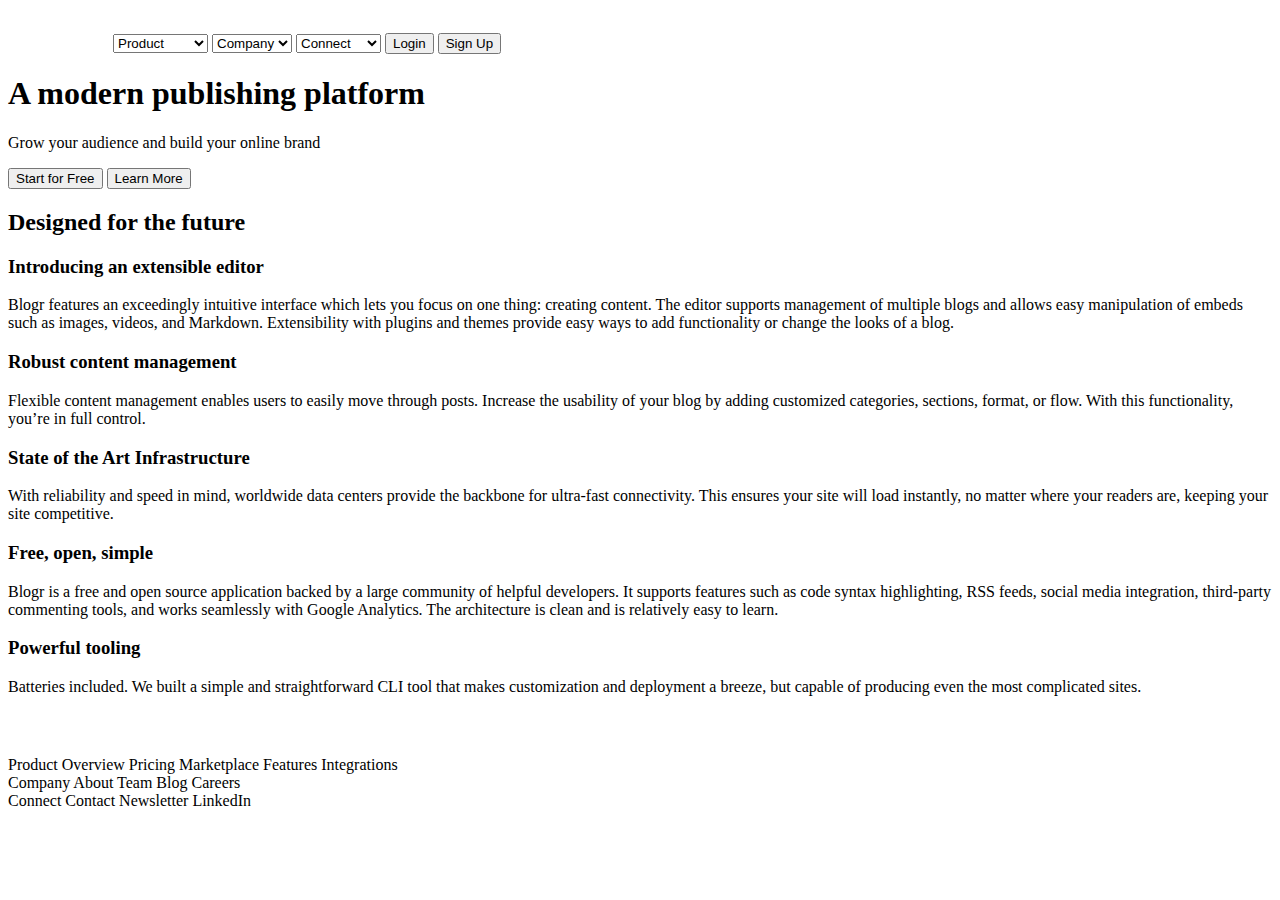
<file: Blogr landing page/index.html>
<!DOCTYPE html>
<html lang="en">

<head>
  <meta charset="UTF-8">
  <meta name="viewport" content="width=device-width, initial-scale=1.0">
  <!-- displays site properly based on user's device -->

  <link rel="icon" type="image/png" sizes="32x32" href="./images/favicon-32x32.png">
  <link re="stylesheet" href="styles.css">
  <title>Frontend Mentor | [Blogr]</title>


  <img src="images/logo.svg" alt="Blogr logo at the heading">
  <select name="Product">
    <option selected="selected">Product</option>

    <option>Overview</option>
    <option>Pricing</option>
    <option>Marketplace</option>
    <option>Features</option>
    <option>Integrations</option>
  </select>

  <select name="Company">
    <option selected="selected">Company</option>

    <option>About</option>
    <option>Team</option>
    <option>Blog</option>
    <option>Careers</option>
  </select>

  <select name="Connect">
    <option selected="selected">Connect</option>

    <option>Contact</option>
    <option>Newsletter</option>
    <option>LinkedIn</option>
  </select>

  <button id="loginButton">Login</button>
  <button id="signUpButton">Sign Up</button>

  <h1>A modern publishing platform</h1>
  <p>Grow your audience and build your online brand</p>

  <button id="startButton">Start for Free</button>
  <button id="learnButton">Learn More</button>

</head>

<body>
  <h2>Designed for the future</h2>

  <h3>Introducing an extensible editor</h3>
  <p>Blogr features an exceedingly intuitive interface which lets you focus on one thing: creating content.
    The editor supports management of multiple blogs and allows easy manipulation of embeds such as images,
    videos, and Markdown. Extensibility with plugins and themes provide easy ways to add functionality or
    change the looks of a blog.</p>

  <h3>Robust content management</h3>
  <p>Flexible content management enables users to easily move through posts. Increase the usability of your blog
    by adding customized categories, sections, format, or flow. With this functionality, you’re in full control.</p>

  <h3>State of the Art Infrastructure</h3>
  <p>With reliability and speed in mind, worldwide data centers provide the backbone for ultra-fast connectivity.
    This ensures your site will load instantly, no matter where your readers are, keeping your site competitive.</p>

  <h3>Free, open, simple</h3>
  <p>Blogr is a free and open source application backed by a large community of helpful developers. It supports
    features such as code syntax highlighting, RSS feeds, social media integration, third-party commenting tools,
    and works seamlessly with Google Analytics. The architecture is clean and is relatively easy to learn.</p>

  <h3>Powerful tooling</h3>
  <p>Batteries included. We built a simple and straightforward CLI tool that makes customization and deployment a
    breeze,
    but
    capable of producing even the most complicated sites.</p>
</body>
<footer>
  <img src="images/logo.svg" alt="Blogr logo in footer">
  <nav>Product

    Overview
    Pricing
    Marketplace
    Features
    Integrations
  </nav>
  <nav>
    Company

    About
    Team
    Blog
    Careers
  </nav>
  <nav>
    Connect

    Contact
    Newsletter
    LinkedIn
  </nav>
</footer>

</html>
</file>
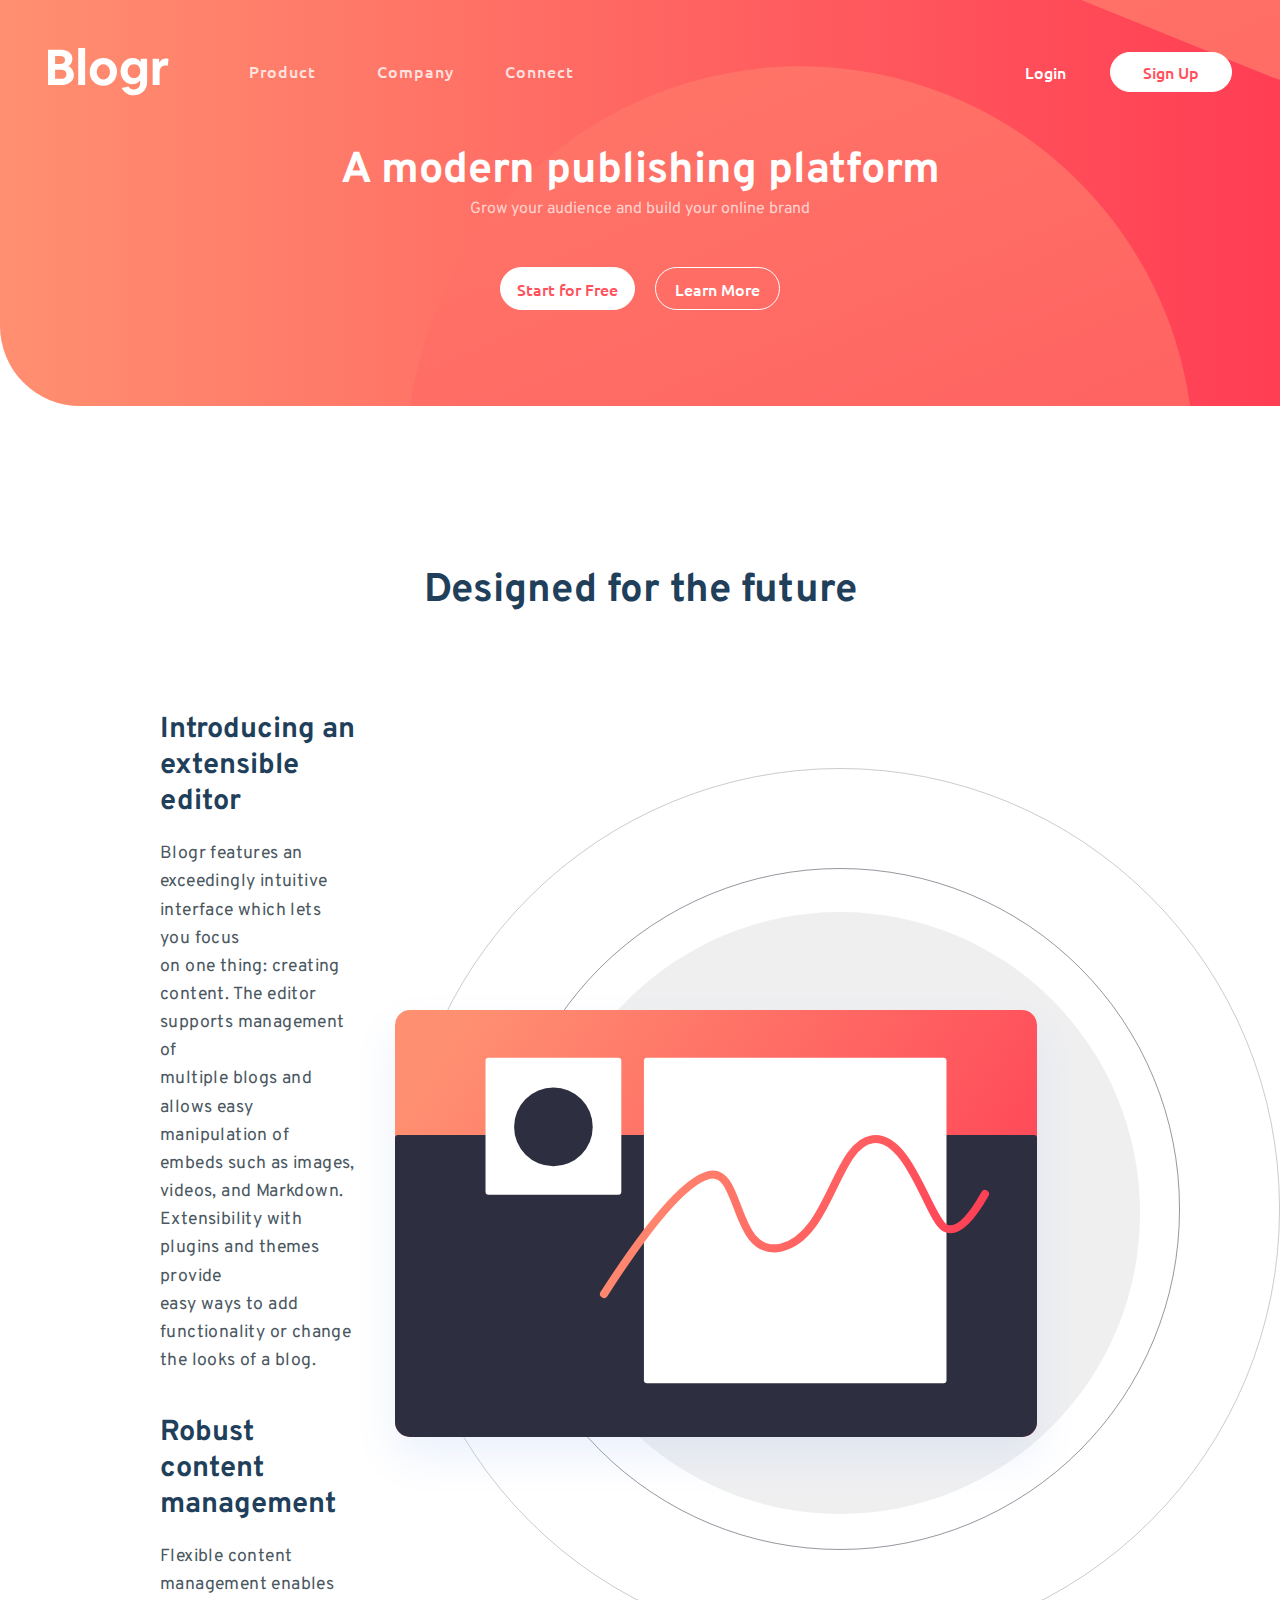
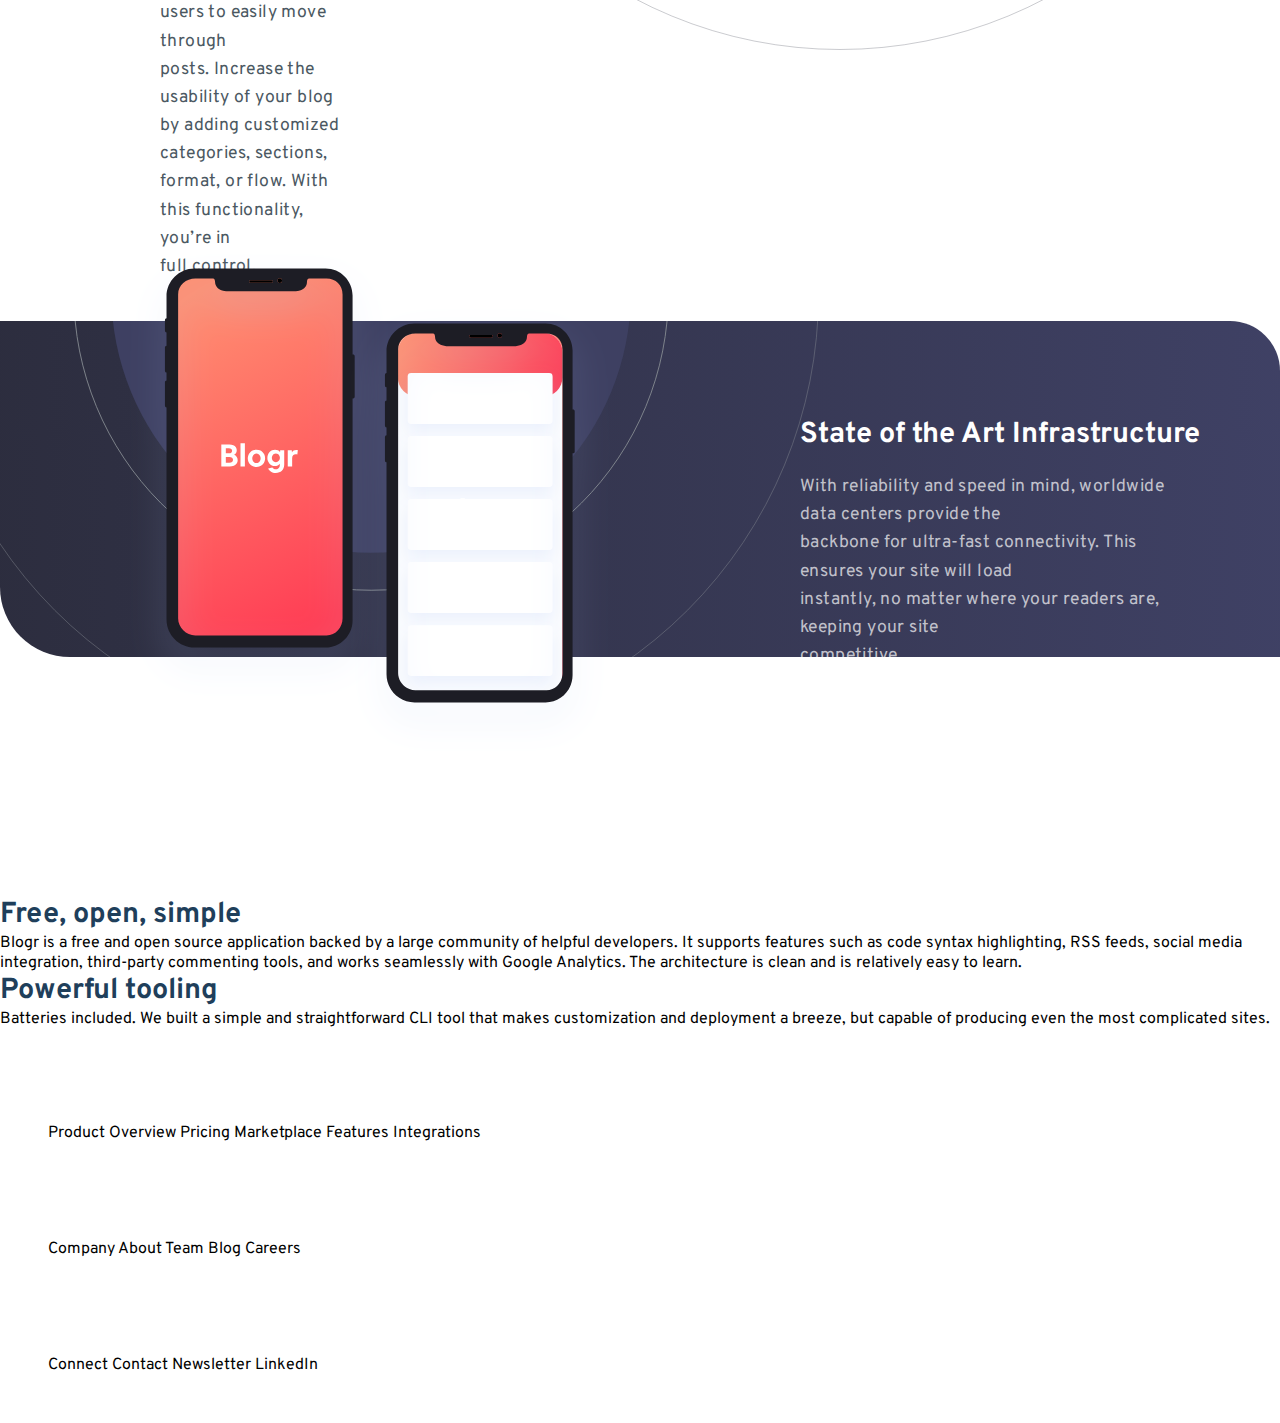
<file: Blogr-landing-page/index.html>
<!DOCTYPE html>
<html lang="en">

<head>
  <meta charset="UTF-8">
  <meta name="viewport" content="width=device-width, initial-scale=1.0">
  <!-- displays site properly based on user's device -->

  <link rel="icon" type="image/png" sizes="32x32" href="./images/favicon-32x32.png">
  <link rel="stylesheet" href="styles.css">
  <title>Frontend Mentor | [Blogr]</title>

</head>

<body>
  <header>
    <nav>
      <img id="logo" src="images/logo.svg" alt="Blogr logo at the heading">

      <div class="select">
        <select name="Product">
          <option selected="selected">Product</option>

          <option>Overview</option>
          <option>Pricing</option>
          <option>Marketplace</option>
          <option>Features</option>
          <option>Integrations</option>
        </select>
        <span class="focus"></span>
      </div>
      <div class="select">
        <select name="Company">
          <option selected="selected">Company</option>

          <option>About</option>
          <option>Team</option>
          <option>Blog</option>
          <option>Careers</option>
        </select>
        <span class="focus"></span>

      </div>
      <div class="select">
        <select name="Connect">
          <option selected="selected">Connect</option>
          <option>Contact</option>
          <option>Newsletter</option>
          <option>LinkedIn</option>
        </select>
        <span class="focus"></span>

      </div>
      <div id="authButtons">
        <button id="loginButton">Login</button>
        <button id="signUpButton">Sign Up</button>
      </div>
    </nav>
    <section>
      <h1>A modern publishing platform</h1>
      <p>Grow your audience and build your online brand</p>
      <div id="learnButtons">
        <button id="startButton">Start for Free</button>
        <button id="learnMoreButton">Learn More</button>

    </section>
  </header>

  <main>
    <h2>Designed for the future</h2>
    <section id="editorSection">
      <article>
        <h3>Introducing an extensible editor</h3><br>
        <p>Blogr features an exceedingly intuitive interface which lets you focus<br> on one thing: creating content.
          The editor supports management of<br> multiple blogs and allows easy manipulation of embeds such as
          images,<br>
          videos, and Markdown. Extensibility with plugins and themes provide<br> easy ways to add functionality or
          change the looks of a blog.</p>
        <br><br>
        <h3>Robust content management</h3><br>
        <p>Flexible content management enables users to easily move through<br> posts. Increase the usability of your
          blog
          by adding customized<br> categories, sections, format, or flow. With this functionality, you’re in<br> full
          control.
        </p>
      </article>
      <img class="editorImage" src="images/illustration-editor-desktop.svg">
    </section>
    <div id="empty">
      <img src="images/illustration-phones.svg" alt="phones illustration">
    </div>
    <section id="phonesSection">
      <article>
        <h3>State of the Art Infrastructure</h3><br>
        <p>With reliability and speed in mind, worldwide data centers provide the<br> backbone for ultra-fast
          connectivity.
          This ensures your site will load<br> instantly, no matter where your readers are, keeping your site<br>
          competitive.
        </p>
      </article>
    </section>
    <h3>Free, open, simple</h3>
    <p>Blogr is a free and open source application backed by a large community of helpful developers. It supports
      features such as code syntax highlighting, RSS feeds, social media integration, third-party commenting tools,
      and works seamlessly with Google Analytics. The architecture is clean and is relatively easy to learn.</p>

    <h3>Powerful tooling</h3>
    <p>Batteries included. We built a simple and straightforward CLI tool that makes customization and deployment a
      breeze,
      but
      capable of producing even the most complicated sites.</p>
  </main>
</body>
<footer>
  <img src="images/logo.svg" alt="Blogr logo in footer">
  <nav>Product

    Overview
    Pricing
    Marketplace
    Features
    Integrations
  </nav>
  <nav>
    Company

    About
    Team
    Blog
    Careers
  </nav>
  <nav>
    Connect

    Contact
    Newsletter
    LinkedIn
  </nav>
</footer>

</html>
</file>
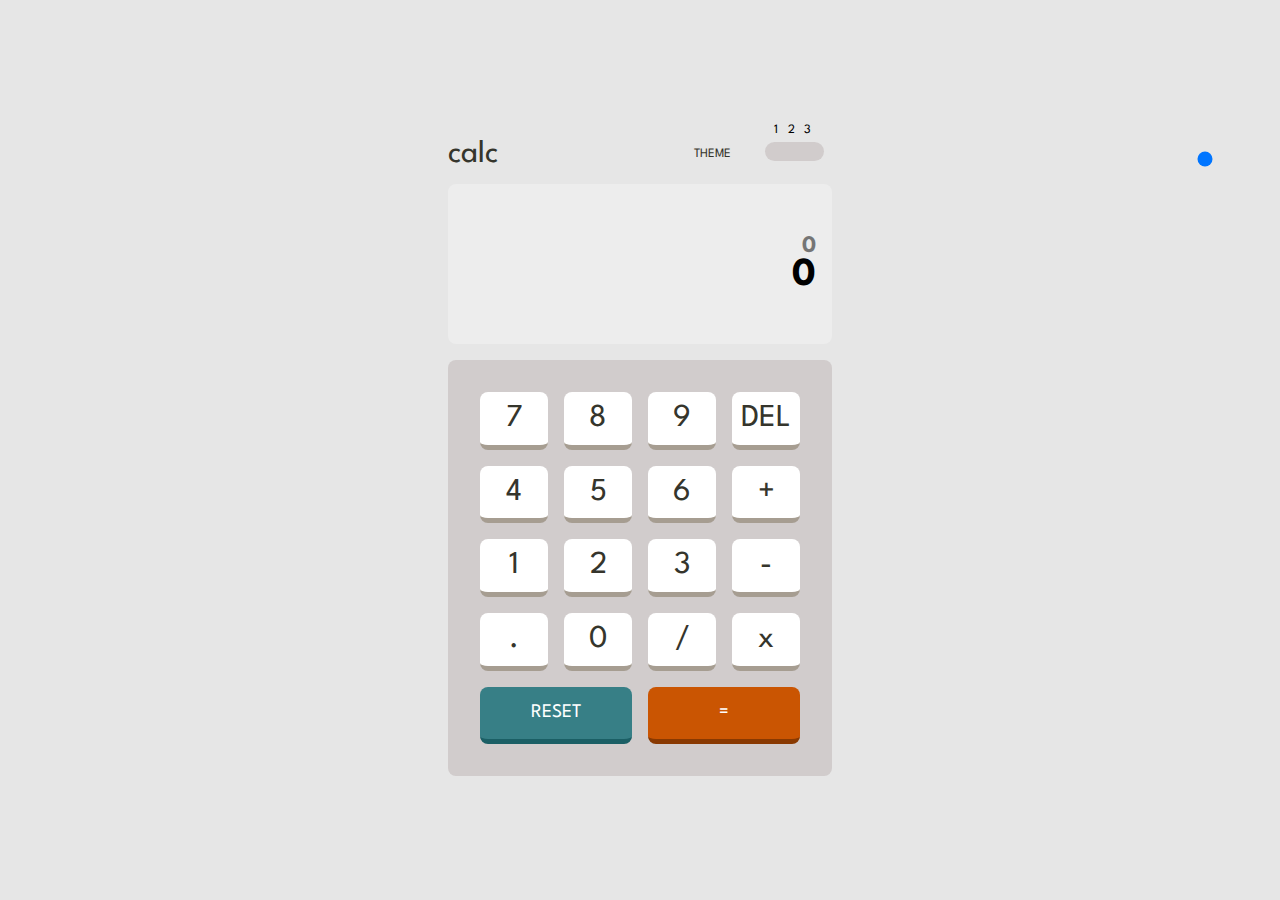
<file: calculator-app-main/index.html>
<!DOCTYPE html>
<html lang="en">
	<head>
		<meta charset="UTF-8" />
		<meta name="viewport" content="width=device-width, initial-scale=1.0" />
		<!-- displays site properly based on user's device -->
		<link rel="stylesheet" href="main.css" />
		<link
			rel="icon"
			type="image/png"
			sizes="32x32"
			href="./images/favicon-32x32.png"
		/>
		<title>Frontend Mentor | Calculator app</title>
	</head>
	<body>
		<header>
			<abbr>calc</abbr>
			<nav>
				<p id="theme">THEME</p>
				<div id="rangeText">
					<p>1 2 3</p>
					<label>
						<input
							type="range"
							min="1"
							max="3"
							step="1"
							value="3"
							id="themeSelector"
						/>
					</label>
				</div>
			</nav>
		</header>
		<section role="main" class="output">
			<h2>0</h2>
			<h1>0</h1>
		</section>
		<main>
			<div class="calculator">
				<button class="num">7</button>
				<button class="num">8</button>
				<button class="num">9</button>
				<button class="delete" onclick="deleteNum();">DEL</button>
				<button class="num">4</button>
				<button class="num">5</button>
				<button class="num">6</button>
				<button class="operate" onclick="operation('+');">+</button>
				<button class="num">1</button>
				<button class="num">2</button>
				<button class="num">3</button>
				<button class="operate">-</button>
				<button class="num">.</button>
				<button class="num">0</button>
				<button class="operate" onclick="operation('/');">/</button>
				<button class="operate" onclick="operation('*');">x</button>
				<button id="RESET" onclick="reset();">RESET</button>
				<button id="result" onclick="result();">=</button>
			</div>
		</main>
		<script src="index.js"></script>
	</body>
</html>
</file>
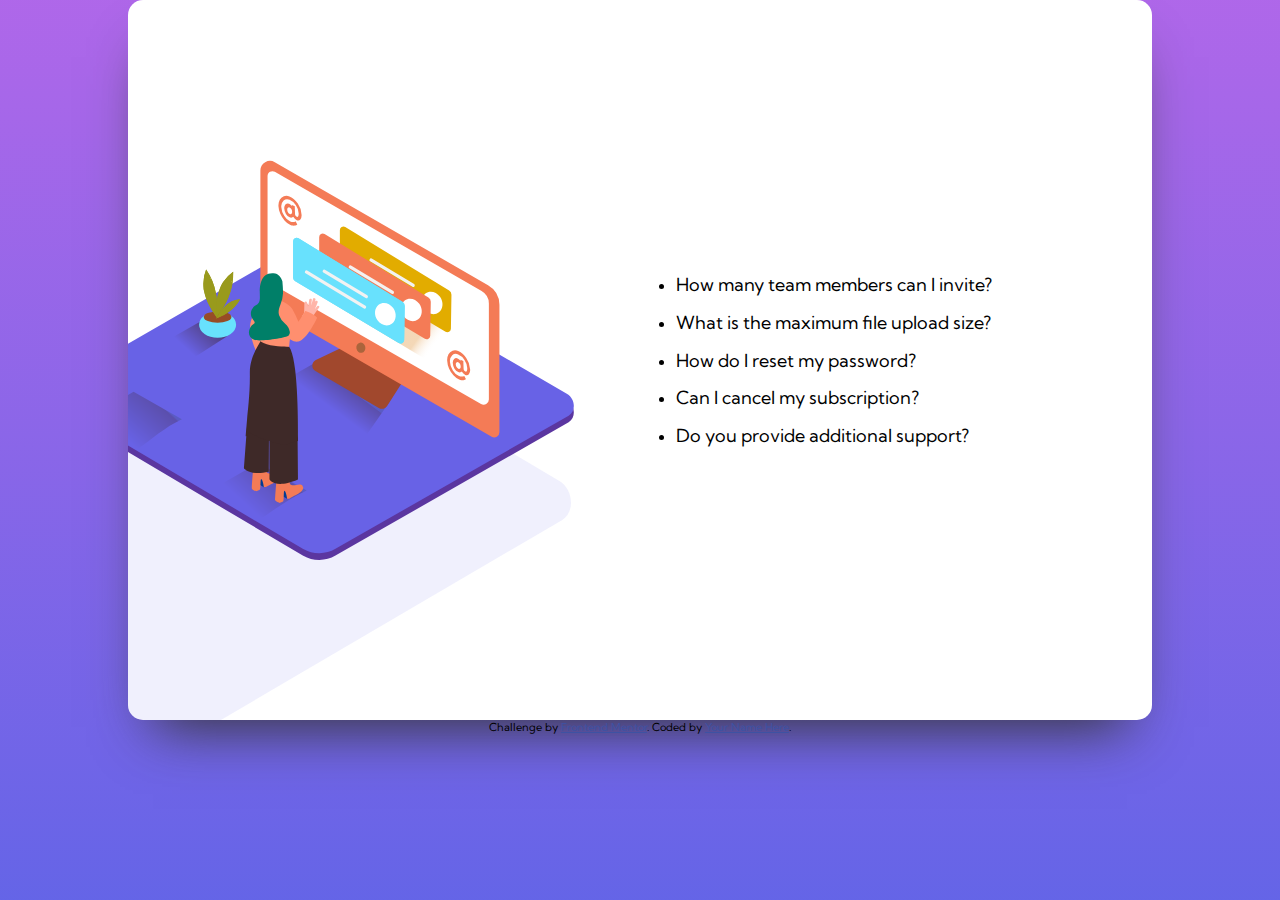
<file: faq-accordion-card-main/index.html>
<!DOCTYPE html>
<html lang="en">
<head>
  <meta charset="UTF-8">
  <meta name="viewport" content="width=device-width, initial-scale=1.0"> <!-- displays site properly based on user's device -->

  <link rel="icon" type="image/png" sizes="32x32" href="./images/favicon-32x32.png">
  <link rel="stylesheet" href = "css/main.css">
  <title>Frontend Mentor | FAQ Accordion Card</title>
  
  <!-- Feel free to remove these styles or customise in your own stylesheet 👍 -->
  <style>
    .attribution { font-size: 11px; text-align: center; }
    .attribution a { color: hsl(228, 45%, 44%); }
    </style>
</head>
<body>
  <div class = "container">
    <picture class = "woman">
      <source media="(min-width:768px)" srcset = "images/illustration-woman-online-desktop.svg">
      <img src ="images/illustration-woman-online-mobile.svg">
    </picture>
    <picture class = "pattern">
      <source media="(min-wdith:768px)" srcset = "images/bg-pattern-desktop.svg">
      <img src="images/bg-pattern-mobile.svg">
    </picture>
    <div id = "question">
      <ul>
      <li class = "title"><h2>How many team members can I invite?</h2></li>
      <ul id = "paragraph"><li>You can invite up to 2 additional users on the Free plan. There is no limit on 
        team members for the Premium plan.</li></ul>
        
        <li class = "title"><h2>What is the maximum file upload size?</h2></li>
        <ul id = "paragraph"><li>YouNo more than 2GB. All files in your account must fit your allotted storage space.</li></ul>
        
        <li class = "title"><h2>How do I reset my password?</h2></li>
        <ul id = "paragraph"><li>Click “Forgot password” from the login page or “Change password” from your profile page.
          A reset link will be emailed to you.</li></ul>
          
          <li class = "title"><h2>Can I cancel my subscription?</h2></li>
          <ul id = "paragraph"><li>Yes! Send us a message and we’ll process your request no questions asked.</li></ul>
          
          <li class = "title"><h2>Do you provide additional support?</h2></li>
          <ul id = "paragraph"><li>Chat and email support is available 24/7. Phone lines are open during normal business hours.</li></ul>
        </ul>
      </div>
  </div>
      <div class="attribution">
        Challenge by <a href="https://www.frontendmentor.io?ref=challenge" target="_blank">Frontend Mentor</a>. 
        Coded by <a href="#">Your Name Here</a>.
      </div>
      <script src="scripts/main.js"></script>
    </body>
    </html>
</file>
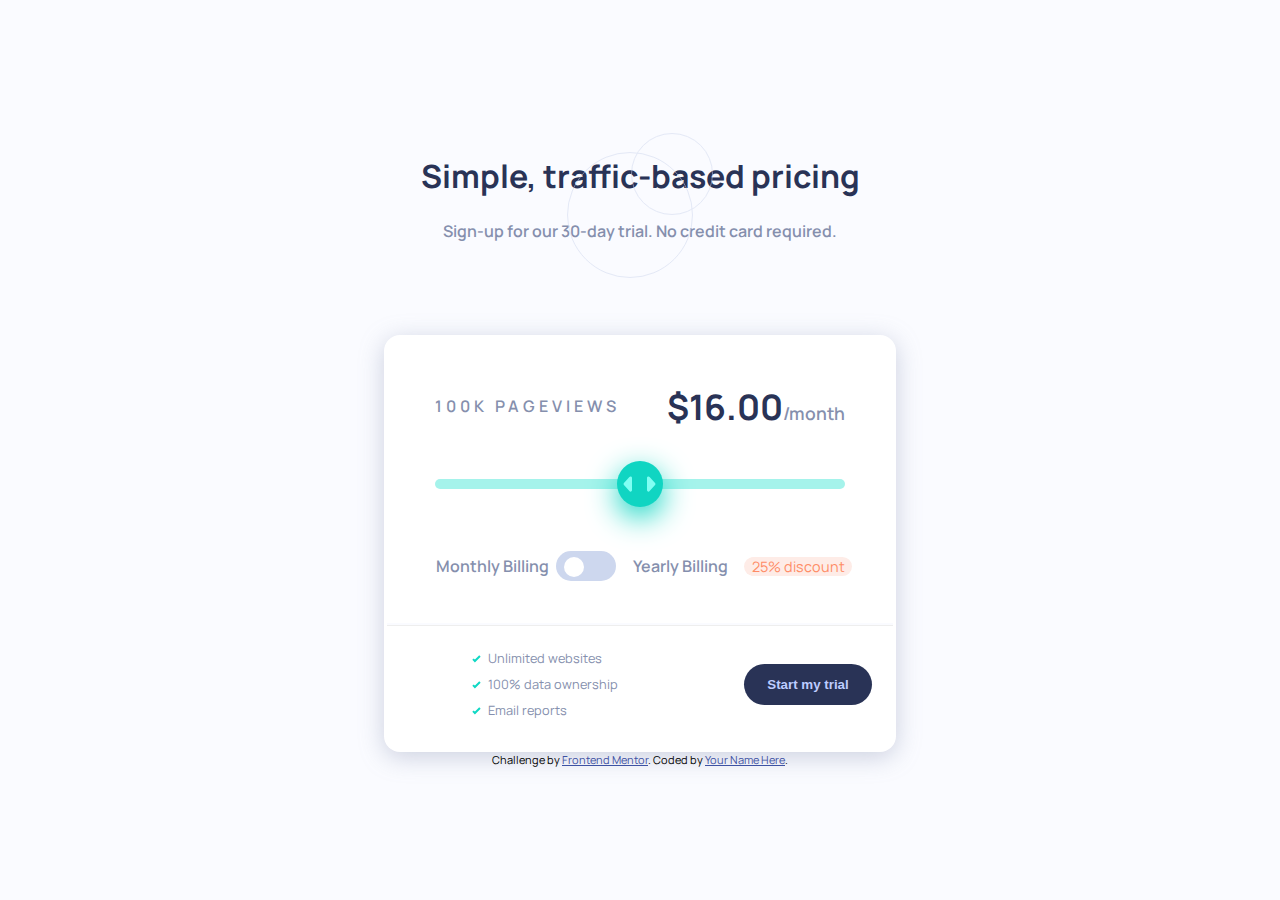
<file: interactive-pricing-component-main/index.html>
<!DOCTYPE html>
<html lang="en">
	<head>
		<meta charset="UTF-8" />
		<meta name="viewport" content="width=device-width, initial-scale=1.0" />
		<!-- displays site properly based on user's device -->
		<link rel="stylesheet" href="index.css" />
		<link
			rel="icon"
			type="image/png"
			sizes="32x32"
			href="./images/favicon-32x32.png"
		/>

		<title>Frontend Mentor | Interactive pricing component</title>

		<!-- Feel free to remove these styles or customise in your own stylesheet 👍 -->
		<style>
			.attribution {
				font-size: 11px;
				text-align: center;
			}
			.attribution a {
				color: hsl(228, 45%, 44%);
			}
		</style>
	</head>
	<body>
		<div class="header">
			<div class="circles">
				<img src="images/pattern-circles.svg" alt="circles" />
			</div>
			<h1>Simple, traffic-based pricing</h1>
			<h2>Sign-up for our 30-day trial. No credit card required.</h2>
		</div>
		<div class="card">
			<div class="pageCost">
				<div id="pageviews">
					<h2>100K Pageviews</h2>
				</div>
				<div id="cost">
					<h2><span id="priceSpan">16$</span>/month</h2>
				</div>
			</div>
			<input type="range" id="sliderRange" min="0" max="100" value="50" />
			<div class="bill">
				<h2>Monthly Billing</h2>
				<label class="switch">
					<input type="checkbox" />
					<span class="slider round"></span>
				</label>
				<h2>Yearly Billing</h2>
				<span id="discount"></span>
			</div>
			<hr />
			<div class="underSection">
				<ul>
					<li>Unlimited websites</li>
					<li>100% data ownership</li>
					<li>Email reports</li>
				</ul>
				<button id="trial">Start my trial</button>
			</div>
		</div>
		<div class="attribution">
			Challenge by
			<a
				href="https://www.frontendmentor.io?ref=challenge"
				target="_blank"
				>Frontend Mentor</a
			>. Coded by <a href="#">Your Name Here</a>.
		</div>
		<script src="index.js"></script>
	</body>
</html>
</file>
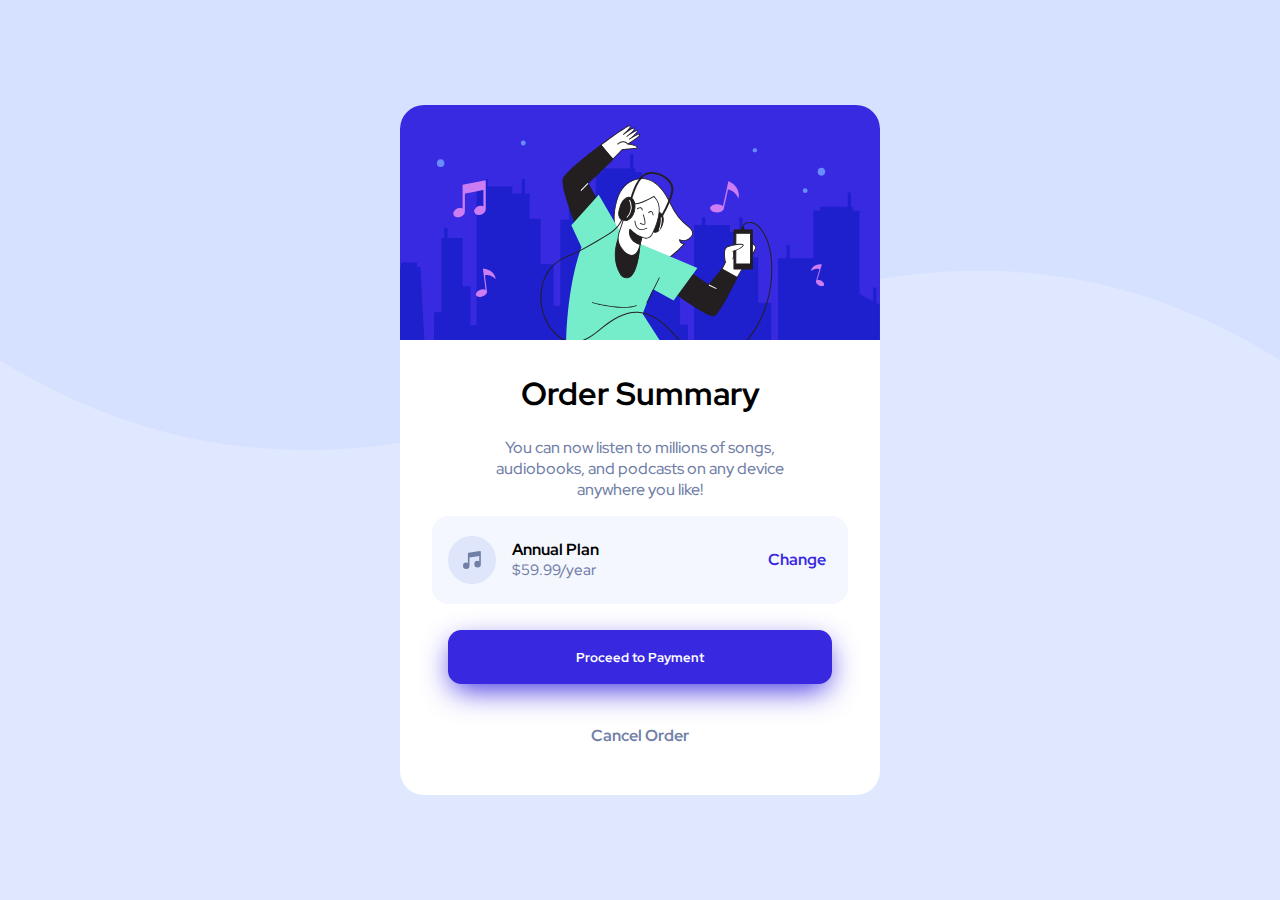
<file: order-summary-component-main/index.html>
<!DOCTYPE html>
<html lang="en">

<head>
  <meta charset="UTF-8" />
  <meta name="viewport" content="width=device-width, initial-scale=1.0" />
  <!-- displays site properly based on user's device -->
  <link rel="stylesheet" href="index.css" />
  <link rel="icon" type="image/png" sizes="32x32" href="./images/favicon-32x32.png" />

  <title>Frontend Mentor | Order summary card</title>
</head>

<body>
  <main>
    <img src="images/illustration-hero.svg" alt="main illustration">
    <h1>Order Summary</h1>
    <p>
      You can now listen to millions of songs, audiobooks, and
      podcasts on any device anywhere you like!
    </p>
    <article>
      <img src="images/icon-music.svg" alt="music icon">
      <div>
        <h2>Annual Plan</h2>
        <p>$59.99/year</p>
      </div>
      <button id="change">Change</button>
    </article>
    <button id="payment">Proceed to Payment</button>
    <button id="cencel">Cancel Order</button>
  </main>

</body>

</html>
</file>
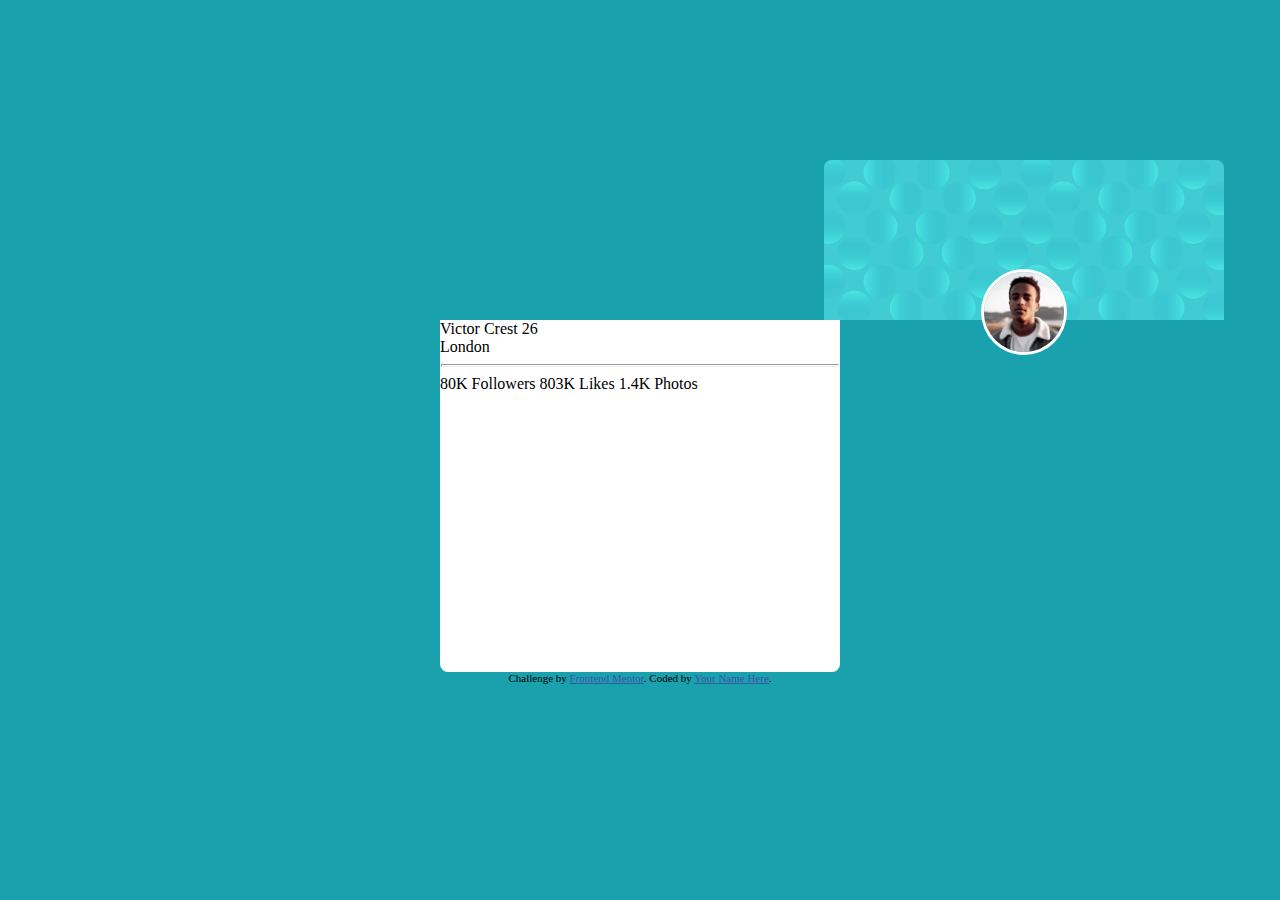
<file: profile-card-component-main/index.html>
<!DOCTYPE html>
<html lang="en">
<head>
  <meta charset="UTF-8">
  <meta name="viewport" content="width=device-width, initial-scale=1.0"> <!-- displays site properly based on user's device -->
  <link rel="stylesheet" href = "css/styles.css">
  <link rel="icon" type="image/png" sizes="32x32" href="./images/favicon-32x32.png">
  
  <title>Frontend Mentor | Profile card component</title>

  <!-- Feel free to remove these styles or customise in your own stylesheet 👍 -->
  <style>
    .attribution { font-size: 11px; text-align: center; }
    .attribution a { color: hsl(228, 45%, 44%); }
  </style>
</head>
<body>
  <img src = "images/bg-pattern-top.svg">
  <img src = "images/bg-pattern-bottom.svg">
  <img src = "images/bg-pattern-card.svg">
  <img src = "images/image-victor.jpg">
  <div class = "card">
    <div id = "bio">
  Victor Crest
  26
  <br>London
  </div>
  <hr style="text-align: center;width:99%;height:1px;">
  <div id = "amount">
  80K
  Followers

  803K
  Likes

  1.4K
  Photos
  </div>
  </div>
  <div class="attribution">
    Challenge by <a href="https://www.frontendmentor.io?ref=challenge" target="_blank">Frontend Mentor</a>. 
    Coded by <a href="#">Your Name Here</a>.
  </div>
</body>
</html>
</file>
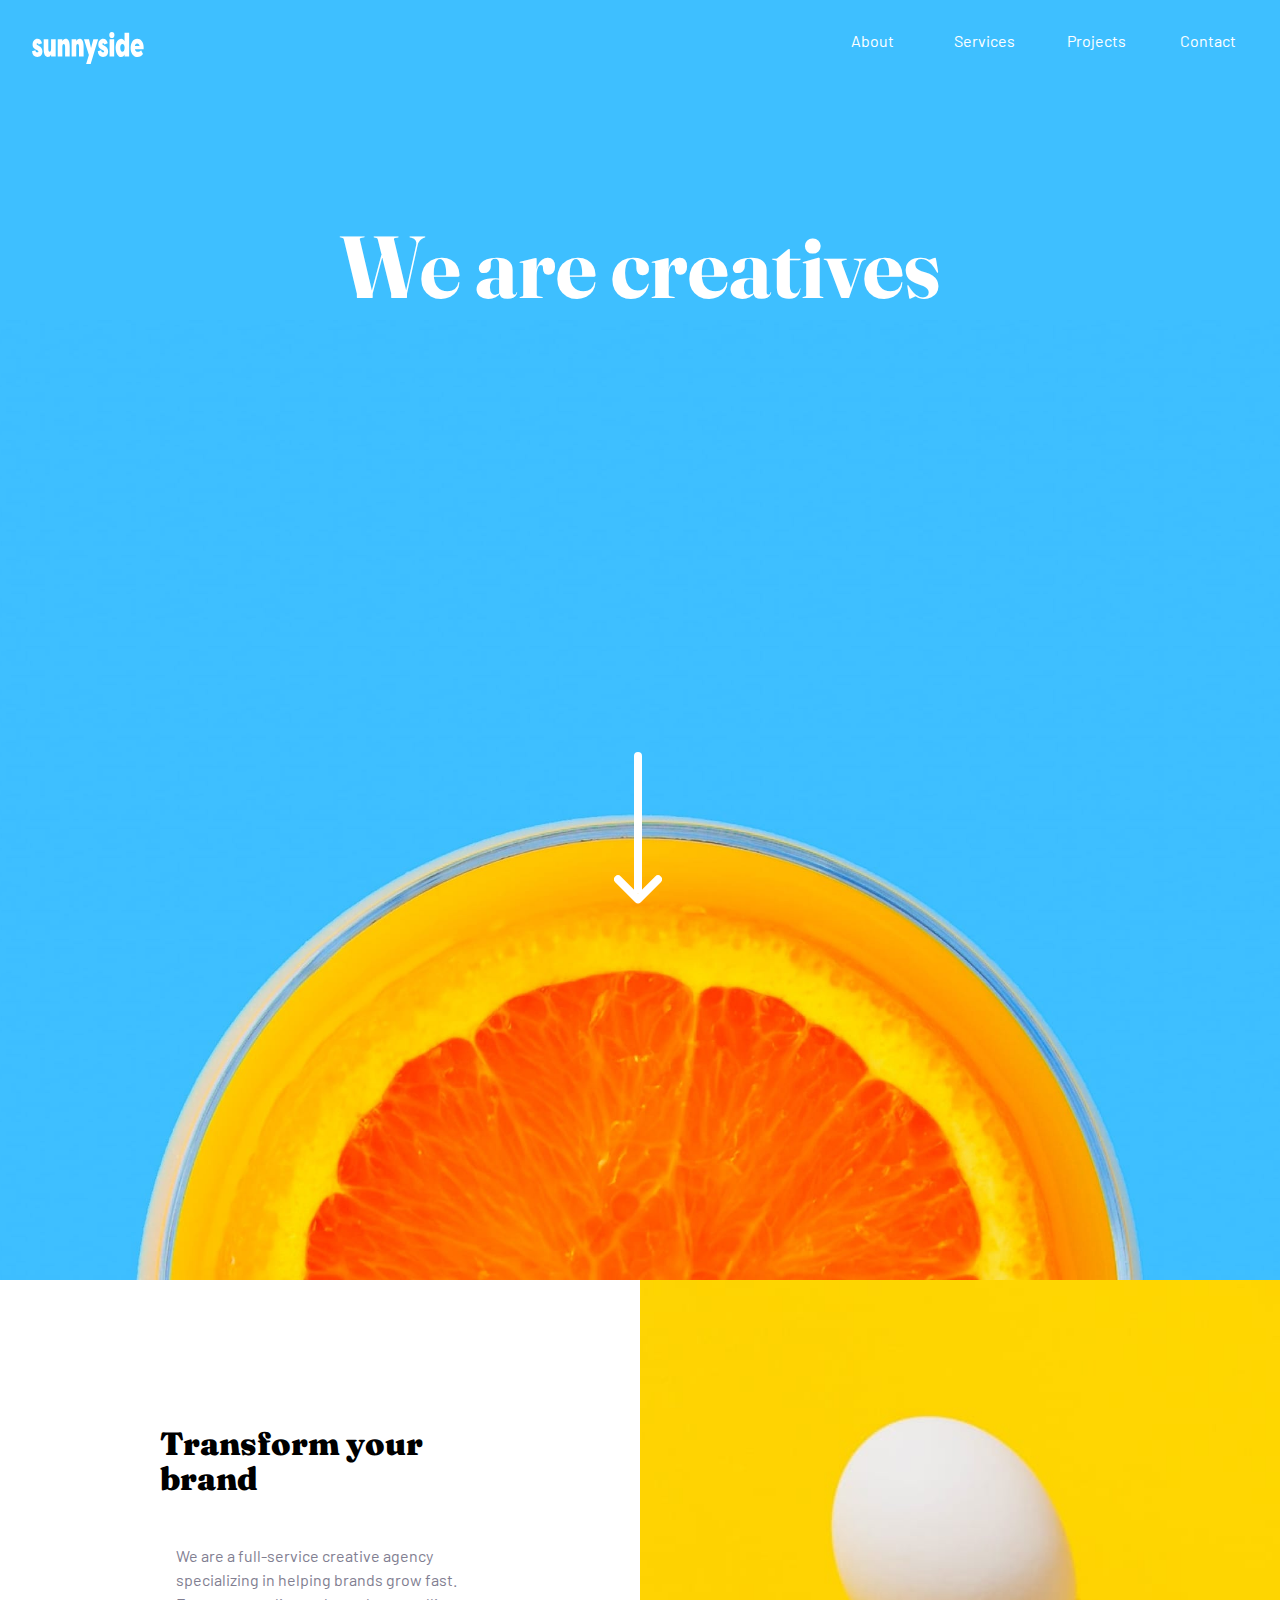
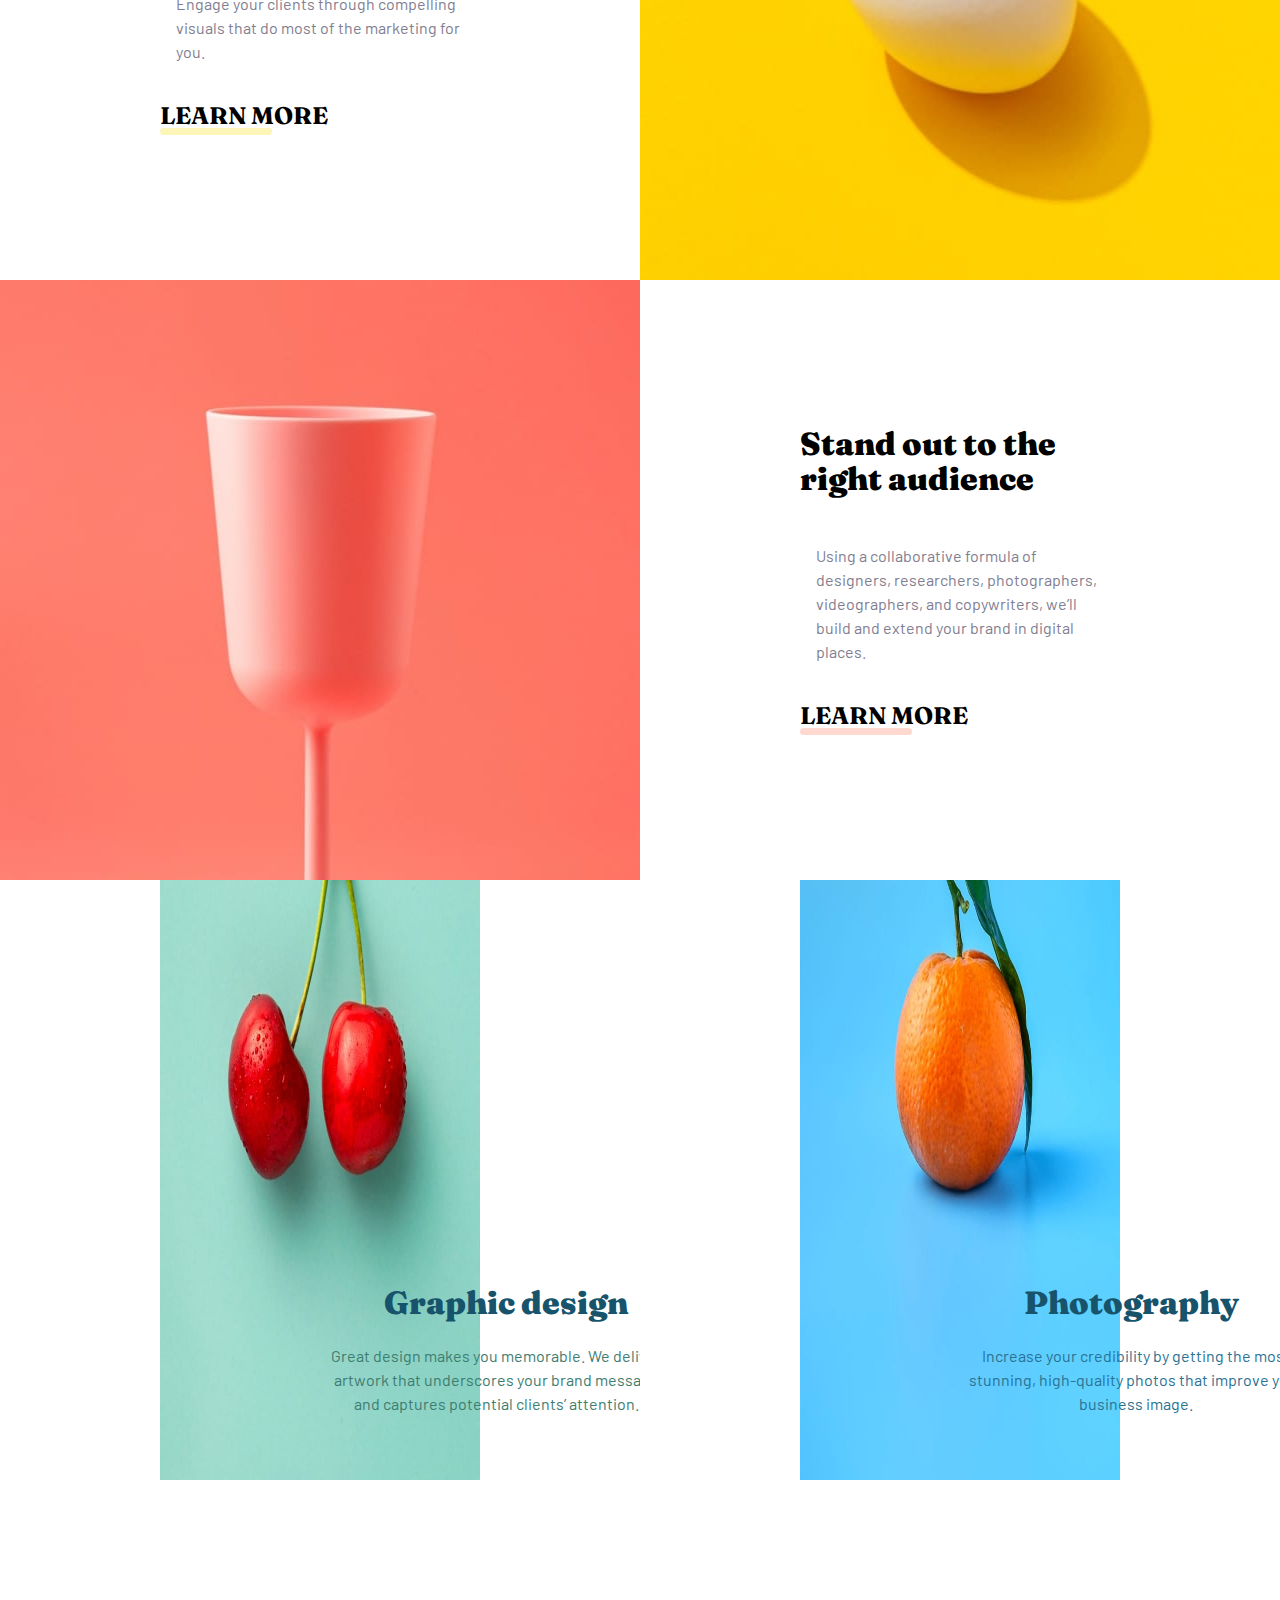
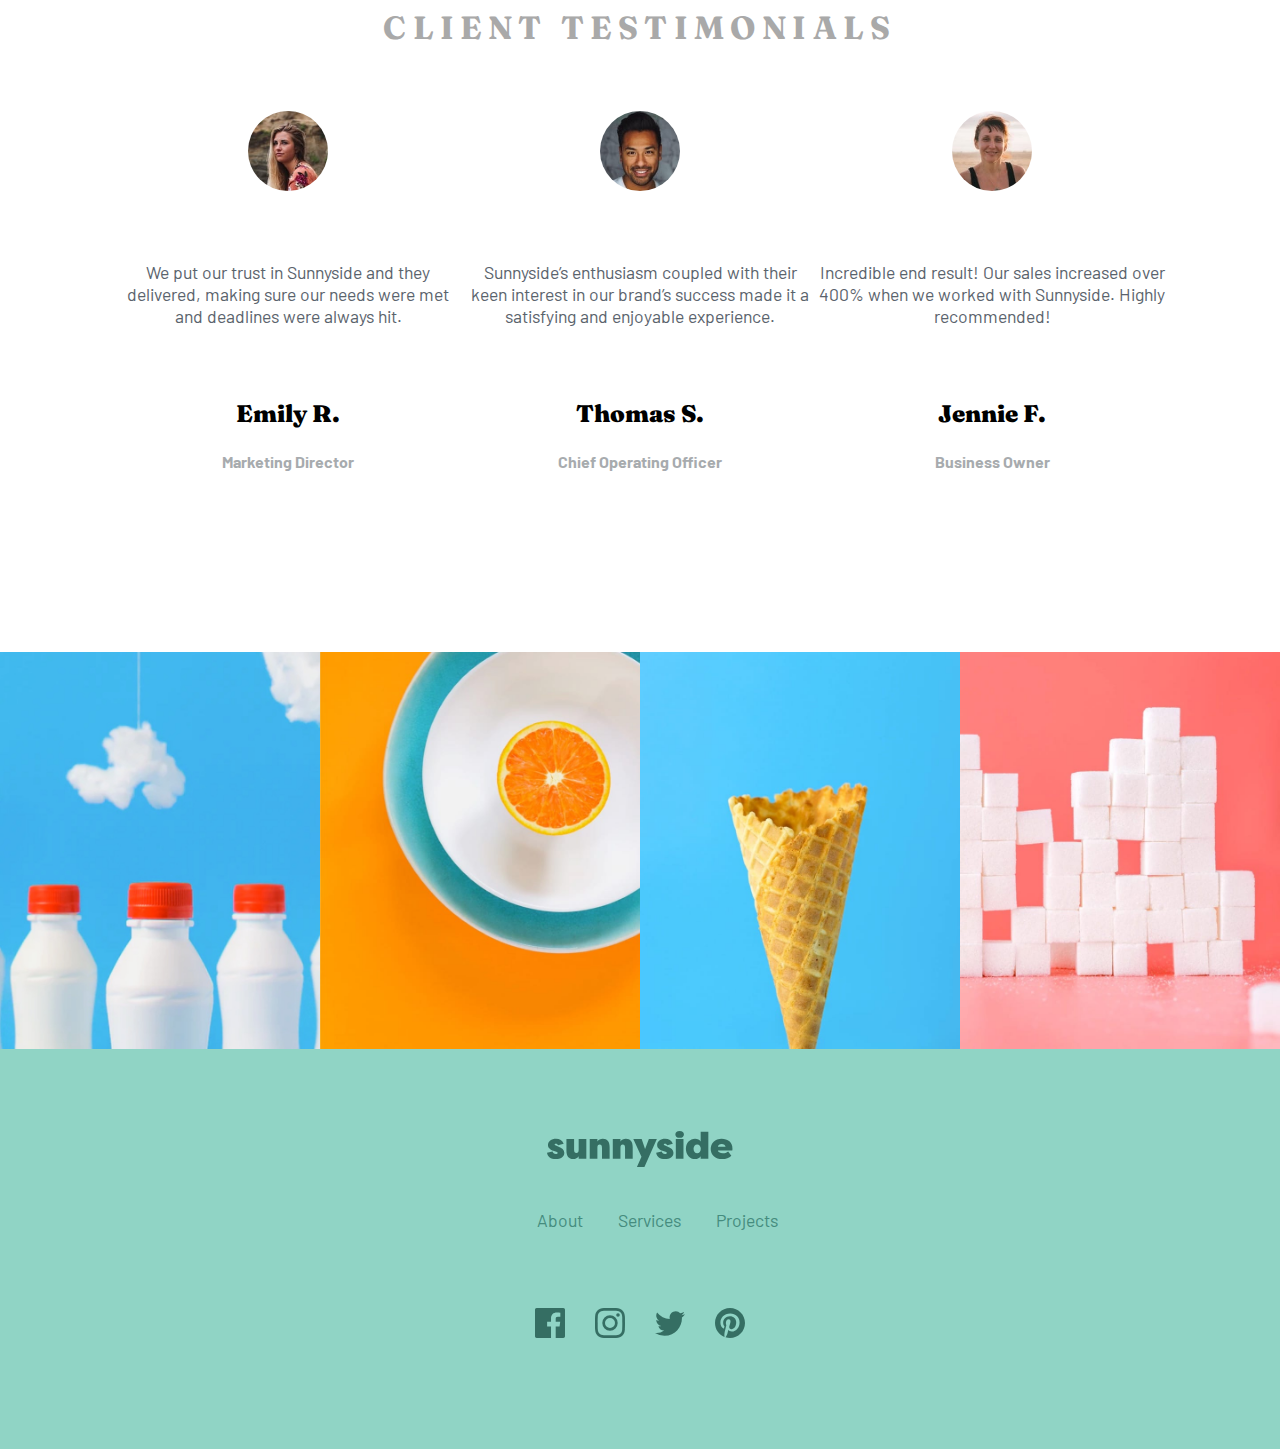
<file: sunnyside-agency-landing-page-main/index.html>
<!DOCTYPE html>
<html lang="en">
<head>
  <meta charset="UTF-8">
  <meta name="viewport" content="width=device-width, initial-scale=1.0"> <!-- displays site properly based on user's device -->
  <link rel = "icon" type = "image/png" sizes = "32x32" href = "./images/favicon-32x32.png">
  <link rel = "stylesheet" href = "styles/main.css">
  <title>Frontend Mentor | Sunnyside agency landing page</title>
  
  <div class = "header">
  <img id = "logo" src = "images/logo.svg">
  <nav>
  <button>About</button>
  <button>Services</button>
  <button>Projects</button>
  <button>Contact</button>
  </nav>
  <h1 style="margin-top: 0px;margin-bottom: 0px;">
  We are creatives
  </h1>
</div>
  <div class = "headerImage">
  <img id = "arrow" src = "images/icon-arrow-down.svg">
  <img id = "headerImage" src = "images/desktop/image-header.jpg">
</div>
</head>
<body>
  <section class = "squares">
    <div class = "transform">
  <h1>Transform your brand</h1>
  <p>
    We are a full-service creative agency specializing in helping brands grow fast. 
    Engage your clients through compelling visuals that do most of the marketing for you.
  </p>
  <h2>
    <a> LEARN MORE </a>
    <div class = "transformLink"></div>
  </h2>
</div>
<img class = "egg" src = "images/desktop/image-transform.jpg">
<img class = "wine" src = "images/desktop/image-stand-out.jpg">
<div class = "audience">
  <h1>
    Stand out to the right audience
  </h1>
  <p>
  Using a collaborative formula of designers, researchers, photographers, videographers, and copywriters, we’ll build and extend your brand in digital places. 
</p>
<h2>
<a> LEARN MORE </a>
<div class = "audienceLink"></div>
</h2>
</div>
<div class = "design">
<img class = "designImage" src = "images/desktop/image-graphic-design.jpg">
  <h1 id = "header">
    Graphic design
  </h1>
  <p id = "paragraph">
    Great design makes you memorable. We deliver artwork that underscores your brand message and captures potential clients’ attention.
  </p>
</div>
<div class = "Photography">
  <img class = "photographyImage" src = "images/desktop/image-photography.jpg">
  <h1 id = "header">
    Photography
  </h1>
  <p id = "paragraph" style="color: #2A7293;">
    Increase your credibility by getting the most stunning, high-quality photos that improve your business image.
  </p>  
</div>
</section>
<h1 class = "clientsHeader">
  Client testimonials
</h1>
<section class = "clients">
  <div id = "Emily">
    <img src = "images/image-emily.jpg">
    <p>We put our trust in Sunnyside and they delivered,
       making sure our needs were met and deadlines were always hit.</p>
    <h3>Emily R.</h3>
    <h4>Marketing Director</h4>
  </div>
  <div id = "Thomas">
    <img src = "images/image-thomas.jpg">
    <p>Sunnyside’s enthusiasm coupled with their keen interest
       in our brand’s success made it a satisfying and enjoyable experience. </p>
    <h3>Thomas S.</h3>
    <h4>Chief Operating Officer</h4>
  </div>
  <div id = "Jennie">
  <img src = "images/image-jennie.jpg">
  <p>Incredible end result! Our sales increased over 400% when we worked with Sunnyside.
     Highly recommended!</p>
  <h3>Jennie F.</h3>
  <h4>Business Owner</h4>
</div>
</div>
</section>
  <div id = "gallery">
<img src = "images/desktop/image-gallery-milkbottles.jpg">
<img src = "images/desktop/image-gallery-orange.jpg">
<img src = "images/desktop/image-gallery-cone.jpg">
<img src = "images/desktop/image-gallery-sugarcubes.jpg">
  </div>
  <footer>
    <div class = "footerLogo"></div>
  <nav>
  <p><a href = "#">About</a></p>
  <p><a href = "#">Services</a></p>
  <p><a href = "#">Projects</a></p>
  </nav>
  <div class = "social">
    <div id = "facebook"></div>
    <div id = "instagram"></div>
    <div id = "twitter"></div>
    <div id  = "pinterest"></div>
  </div>
  </footer>
</body>
</html>
</file>
<file: Blogr-landing-page/styles.css>
@import url("https://fonts.googleapis.com/css2?family=Overpass:wght@300;600&display=swap");
@import url("https://fonts.googleapis.com/css2?family=Ubuntu:wght@400;500;700&display=swap");
/*font-family: 'Overpass', sans-serif;
font-family: 'Ubuntu', sans-serif;*/
*,
*::before,
*::after {
	margin: 0;
	padding: 0;
	font-family: "Overpass", sans-serif;
	box-sizing: border-box;
}

/* var's */
:root {
	--header-bg-gradient-from: hsl(13, 100%, 72%);
	--header-bg-gradient-to: hsl(353, 100%, 62%);
	--white: hsl(0, 100%, 100%);
	--white-transparent: hsla(0, 100%, 100%, 0.7);
	--header-text: hsl(208, 49%, 24%);
}
html {
	scroll-behavior: smooth;
}
body {
	width: 100%;
	height: 100%;
}
header {
	width: 100%;
	height: 80%;
	background: url(images/bg-pattern-intro.svg) no-repeat 10% center,
		linear-gradient(
			to right,
			var(--header-bg-gradient-from),
			var(--header-bg-gradient-to)
		);
	border-radius: 0 0 0 5em;
}
main {
	display: flex;
	flex-direction: column;
}
nav {
	padding: 3em;
	display: flex;
	flex-direction: row;
	align-items: center;
}

header section {
	display: flex;
	flex-direction: column;
	align-items: center;
	justify-content: center;
}
button {
	cursor: pointer;
	user-select: none;
}
select {
	color: rgba(255, 255, 255, 0.8);
	appearance: none;
	outline: none;
	width: 8em;
	height: 10%;
	border: 0;
	font-size: 1em;
	font-family: "Ubuntu", sans-serif;
	font-weight: 500;
	letter-spacing: 1px;
	background-color: transparent;
}
#logo {
	width: 15em;
	height: 3em;
	padding-right: 5em;
}
#authButtons {
	width: 100%;
	text-align: right;
}
header button {
	font-family: "Ubuntu", sans-serif;
	font-weight: 500;
}
#authButtons button {
	font-size: 1em;
	margin-left: 2.5em;
}
#loginButton {
	background-color: transparent;
	color: hsl(0, 100%, 100%);
	border: 0;
}
#startButton {
	font-size: 1em;
	color: hsl(356, 100%, 66%);
	background-color: hsl(0, 100%, 100%);
	border-radius: 2em;
}
#learnButtons {
	margin-top: 3em;
	margin-bottom: 6em;
}
#learnMoreButton {
	margin-left: 1em;
	border: 1px solid var(--white);
	background-color: transparent;
	font-size: 1em;
	color: var(--white);
	padding: 0.6em 1.2em;
	border-radius: 2em;
}
#startButton {
	border: 1px solid var(--white);
	padding: 0.6em 1em;
}
#signUpButton {
	color: hsl(356, 100%, 66%);
	background-color: hsl(0, 100%, 100%);
	border-radius: 2em;
	border: 1px solid var(--white);
	padding: 0.5em 2em;
}
#signUpButton,
#startButton {
	transition: all 0.3s ease;
}
#signUpButton:hover,
#startButton:hover {
	color: var(--white);
	background-color: transparent;
	border: 1px solid var(--white);
}
h1 {
	color: var(--white);
	font-size: 2.7em;
}
header section p {
	color: var(--white-transparent);
}
h2 {
	color: var(--header-text);
	margin-top: 4em;
	text-align: center;
	font-size: 2.5em;
}
article p {
	font-size: 1.1em;
	font-family: "Overpass", sans-serif;
	font-weight: 400;
	line-height: 1.6em;
	letter-spacing: 0.4px;
	text-align: left;
	color: hsl(207, 13%, 34%);
}
h3:not(#phonesSection) {
	font-size: 1.8em;
	color: var(--header-text);
}
main section {
	display: flex;
	flex-direction: row;
	justify-content: center;
	align-items: center;
}
section img {
	padding-bottom: 5em;
	width: 75em;
}
article {
	width: 70%;
	padding: 6em 0 0 10em;
}
#empty {
	height: 40px;
	width: 100%;
	position: relative;
	display: block;
}
#empty img {
	position: absolute;
	width: 30em;
	top: -110px;
	left: 130px;
	margin-top: 5em;
	z-index: 1;
}
/* - Very dark gray blue: hsl(237, 17%, 21%)
- Very dark desaturated blue: hsl(237, 23%, 32%) */
#phonesSection {
	display: flex;
	flex-direction: column;
	justify-content: flex-start;
	align-items: flex-end;
	background: right 120% top 85% / 70% no-repeat
			url(images/bg-pattern-circles.svg),
		linear-gradient(to right, hsl(237, 17%, 21%), hsl(237, 23%, 32%));

	border-top-right-radius: 50px;
	border-bottom-left-radius: 70px;
	height: 21em;
	margin-bottom: 15em;
	z-index: 0;
}
#phonesSection article {
	width: 50%;
	padding-right: 5em;
}
#phonesSection h3 {
	color: var(--white);
}
#phonesSection p {
	color: var(--white-transparent);
}
</file>
<file: calculator-app-main/main.css>
@import url("https://fonts.googleapis.com/css2?family=Spartan:wght@700&display=swap");

@media (prefers-color-scheme: light) {
	html {
		background-color: hsl(0, 0%, 90%);
	}
	.output {
		background-color: hsl(0, 0%, 93%);
	}
	header abbr {
		color: hsl(60, 10%, 19%);
	}
	#theme {
		color: hsl(60, 10%, 19%);
	}
	input[type="range"] {
		background-color: hsl(0, 5%, 81%);
	}
	input[type="range"]::-moz-range-thumb {
		background-color: hsl(25, 98%, 40%);
	}
	input[type="range"]::-webkit-slider-thumb {
		background-color: hsl(25, 98%, 40%);
	}
	.calculator {
		background-color: hsl(0, 5%, 81%);
	}
	button {
		color: hsl(60, 10%, 19%);
		border: 0;
		background-color: hsl(0, 0%, 100%);
		border-bottom: 5px solid hsl(35, 11%, 61%);
	}
	#RESET,
	#delete {
		color: hsl(0, 0%, 100%);
		background-color: hsl(185, 42%, 37%);
		border-bottom: 5px solid hsl(185, 58%, 25%);
	}
	#result {
		color: hsl(0, 0%, 100%);
		background-color: hsl(25, 98%, 40%);
		border-bottom: 5px solid hsl(25, 99%, 27%);
	}
}
@media (prefers-color-scheme: dark) {
	html {
		background-color: hsl(268, 75%, 9%);
		color: hsl(52, 100%, 62%);
	}
	input[type="range"] {
		background-color: hsl(268, 71%, 12%);
	}
	input[type="range"]::-moz-range-thumb {
		background-color: hsl(176, 100%, 44%);
	}
	input[type="range"]::-webkit-slider-thumb {
		background-color: hsl(176, 100%, 44%);
	}
	.output,
	main {
		background-color: hsl(268, 71%, 12%);
	}
	button {
		color: hsl(52, 100%, 62%);
		border: 0;
		background-color: hsl(268, 47%, 21%);
		border-bottom: 5px solid hsl(290, 70%, 36%);
	}
	#RESET,
	#delete {
		color: hsl(0, 0%, 100%);
		background-color: hsl(281, 89%, 26%);
		border-bottom: 5px solid hsl(285, 91%, 52%);
	}
	#result {
		color: hsl(198, 20%, 13%);
		background-color: hsl(176, 100%, 44%);
		border-bottom: 5px solid hsl(177, 92%, 70%);
	}
}
@media (max-width: 1200px) {
	.delete {
		font-size: 1.5em;
		height: 100%;
	}
}
@media (max-width: 1000px) {
	body {
		width: 80%;
	}
	.calculator {
		grid-template-columns: repeat(4, minmax(2em, 4em));
	}
}
@media (max-width: 380px) {
	.delete {
		font-size: 1em;
		height: 100%;
	}
}
* {
	font-family: "Spartan", sans-serif;
}
html {
	display: flex;
	flex-direction: column;
	align-items: center;
	justify-content: center;
	margin: 0;
	padding: 0;
	min-height: 100vh;
}
button {
	font-size: 32px;
}
body {
	min-width: 30%;
}
header {
	width: 100%;
	display: flex;
	flex-direction: row;
	align-items: center;
}
main {
	width: 100%;
	display: flex;
	justify-content: center;
	margin-top: 1em;
	border-radius: 0.5em;
}
.output {
	display: flex;
	flex-direction: column;
	align-items: center;
	justify-content: center;
	height: 8em;
	padding: 1em;
	border-radius: 0.5em;
}
.output h1 {
	word-wrap: break-word;
	font-size: 2.5em;
}
.output h1,
.output h2 {
	width: 100%;
	text-align: right;
	margin: 0;
}
.output h2 {
	opacity: 0.5;
}
header abbr {
	text-align: left;
	width: 20%;
	font-size: 2em;
}
header nav {
	display: flex;
	align-items: center;
	flex-direction: row;
	justify-content: flex-end;
	text-align: right;
	width: 80%;
}
#theme {
	margin-right: 2em;
	font-size: 0.8em;
}
#rangeText {
	max-width: 4.7em;
	padding-bottom: 1.2em;
	display: flex;
	flex-direction: column;
	align-items: center;
	text-align: center;
	letter-spacing: 0.2em;
}
#rangeText p {
	font-size: 0.8rem;
	width: 70%;
	height: 1em;
	margin-bottom: 5px;
}
p {
	width: 100%;
	margin: 0;
}
.calculator {
	width: 100%;
	display: grid;
	grid-template-columns: repeat(4, minmax(2em, 25%));
	gap: 1em;
	padding: 2em;
	border-radius: 0.5em;
}
button {
	cursor: pointer;
	padding: 0;
	height: 1.8em;
	border-radius: 8px;
	text-align: center;
}
button:active {
	transform: translateY(2px);
}
#RESET {
	grid-column-start: 1;
	grid-column-end: 3;
}
#result {
	grid-column-start: 3;
	grid-column-end: 5;
}
#delete {
	font-size: 1.1em;
	height: 3em;
}
#RESET,
#result {
	font-size: 1.2em;
	height: 3em;
}
header input {
	height: 1em;
}
input[type="range"] {
	width: 70%;
	height: 1em;
	margin: 0;
	padding: 3px;
	-webkit-appearance: none;
	-moz-appearance: none;
	appearance: none;
	border-radius: 3em;
}
input[type="range"]::-moz-range-thumb {
	border: 0;
	position: absolute;
	right: 5em;
	width: 12px;
	height: 12px;
}
input[type="range"]::-webkit-slider-thumb {
	border: 0;
	position: absolute;
	right: 5em;
	width: 12px;
	height: 12px;
}
</file>
<file: faq-accordion-card-main/css/main.css>
@import url('https://fonts.googleapis.com/css2?family=Kumbh+Sans:wght@400;700&display=swap');
/*font-family: 'Kumbh Sans', sans-serif; */
* {
    box-sizing: border-box;
}
html {
    background: linear-gradient(hsl(273, 75%, 66%), hsl(240, 73%, 65%)) no-repeat;
    width: 100vw;
    height: 100%;
    overflow: hidden;
}
body {
    display: flex;
    position: relative;
    align-items: center;
    flex-direction: column;
    margin: 0;
    padding: 0;
    font-family: 'Kumbh Sans', sans-serif;
}
.container {
    display: flex;
    flex-direction: row;
    align-items: center;
    width: 80%;
    max-width: 1280px;
    height: 45em;
    background-color: rgb(255, 255, 255);
    border-radius: 15px;
    -webkit-box-shadow: 0px 32px 55px -25px rgb(51, 51, 51);
    -moz-box-shadow: 0px 32px 55px -25px rgb(51, 51, 51);
    box-shadow: 0px 32px 55px -25px rgba(51, 51, 51);
    overflow: hidden;
}
#question {
    width: 100%;
    display: flex;
    flex-direction: column;
    text-align: left;
    align-items: flex-end;
    justify-content: center;
    height: 50%;
    padding-right: 10em;
}
#paragraph.open {
    display: block;
}
#paragraph {
    display: none;
}
.title h2 {
    list-style-type: none;
    display: block;
    cursor: pointer;
    font-weight: 400;
    font-size: 18px;
}
picture {
    height: 100%;
    align-items: center;
    justify-content: flex-end;
    position: relative;
    display: flex;
}
.pattern img {
    position: absolute;
    height: 25em;
    z-index: 0;
    bottom: -3em;
    left: -30em;
 }
 .woman img {
     position: absolute;
     z-index: 5;
     left: -5em;
     height: 25em;
 }
</file>
<file: interactive-pricing-component-main/index.css>
@import url("https://fonts.googleapis.com/css2?family=Manrope:wght@600;800&display=swap");
body {
	width: 100%;
	height: 100vh;
	padding: 0;
	margin: 0;
	background-color: hsl(230, 100%, 99%);
	display: flex;
	flex-direction: column;
	align-items: center;
	justify-content: center;
	font-family: "Manrope", sans-serif;
}
@media (max-width: 900px) {
	.card {
		word-wrap: break-word;
		display: flex;
		flex-direction: column;
	}
}
.header {
	width: 50vw;
	margin-bottom: 5em;
	text-align: center;
}
.circles {
	display: flex;
	position: relative;
	opacity: 0.5;
	justify-content: center;
}
.circles img {
	position: absolute;
}
h1 {
	color: hsl(227, 35%, 25%);
}
h2 {
	font-weight: 600;
	font-size: 1em;
	color: hsl(225, 20%, 60%);
}
.card {
	display: flex;
	flex-direction: column;
	background-color: hsl(0, 0%, 100%);
	width: 40vw;
	align-items: center;
	box-shadow: 0px 5px 25px 0px hsla(225, 20%, 60%, 0.397);
	border-radius: 1em;
}
.pageCost {
	width: 80%;
	display: flex;
	flex-direction: row;
	align-items: center;
	justify-content: space-between;
	padding: 2em;
}
input {
	margin-bottom: 4em;
}
input[type="range"] {
	-webkit-appearance: none;
	width: 80%;
	height: 0.7em;
	border-radius: 1em;
	background-color: hsl(174, 77%, 80%);
}
input[type="range"]::-webkit-slider-thumb {
	transition: background-color 0.25s;
	-webkit-appearance: none;
	background-color: hsl(174, 86%, 45%);
	width: 3.5em;
	height: 3.5em;
	border-radius: 50%;
	cursor: pointer;
	box-shadow: 0px 10px 30px 0px hsl(174, 86%, 45%);
	background-image: url("images/icon-slider.svg");
	background-repeat: no-repeat;
	background-position: center;
	background-size: 2.5em;
}
input[type="range"]::-webkit-slider-thumb:hover {
	transition: background-color 0.25s;
	background-color: hsl(174, 79%, 32%);
}
.bill {
	align-items: center;
	justify-content: center;
	width: 100%;
	display: flex;
	flex-direction: row;
}
.bill h2 {
	width: 8em;
	text-align: center;
}
#discount {
	font-size: 0.9em;
	background-color: hsl(14, 92%, 95%);
	color: hsl(15, 100%, 70%);
	border-radius: 1em;
	width: 7.5em;
	text-align: center;
}
.switch {
	position: relative;
	width: 60px;
	height: 30px;
}
.switch input {
	display: none;
}
.slider {
	position: absolute;
	cursor: pointer;
	left: 0;
	right: 0;
	top: 0;
	bottom: 0;
	background-color: hsl(223, 50%, 87%);
	-webkit-transition: 0.4s;
	transition: 0.4s;
}
.slider:before {
	position: absolute;
	content: "";
	height: 20px;
	width: 20px;
	left: 8px;
	bottom: 4.5px;
	background-color: white;
	-webkit-transition: 0.4s;
	transition: 0.4s;
}
input:checked + .slider {
	background-color: hsl(174, 86%, 45%);
}
input:focus + .slider {
	box-shadow: 0 0 1px #2196f3;
}
input:checked + .slider:before {
	-webkit-transform: translateX(26px);
	-ms-transform: translateX(26px);
	transform: translateX(26px);
}
.slider.round {
	border-radius: 34px;
}
.slider.round:before {
	border-radius: 50%;
}
ul {
	color: hsl(225, 20%, 60%);
	line-height: 2em;
	font-size: 0.8em;
	display: flex;
	flex-direction: column;
	width: 50%;
	margin-left: 5em;
	list-style-image: url("images/icon-check.svg");
}
.underSection {
	display: flex;
	flex-direction: row;
	align-items: center;
	justify-content: flex-start;
	width: 100%;
	padding-bottom: 1em;
}
.underSection button {
	transition: all 0.3s;
	cursor: pointer;
	height: 40%;
	width: 25%;
	border: 0;
	border-radius: 3em;
	background-color: hsl(227, 35%, 25%);
	color: hsl(226, 100%, 87%);
	font-weight: bold;
}
.underSection button:hover {
	transition: all 0.3s;
	color: hsl(0, 0%, 100%);
	box-shadow: 0px 3px 5px 0px hsl(227, 35%, 25%);
}
#pageviews h2 {
	text-transform: uppercase;
	font-size: 1em;
	letter-spacing: 4px;
}
#cost {
	text-align: right;
	width: 50%;
}
#cost h2 {
	font-size: 1.1em;
}
#cost span {
	font-weight: bold;
	font-size: 2em;
	color: hsl(227, 35%, 25%);
}
#bill h2 {
	margin-left: 7em;
	margin-right: 1em;
}
hr {
	border-top: 2px solid hsl(230, 100%, 99%);
	border-left: 0;
	border-right: 0;
	width: 99%;
	margin-top: 2em;
}
</file>
<file: order-summary-component-main/index.css>
@import url("https://fonts.googleapis.com/css2?family=Red+Hat+Display:wght@500;700;900&display=swap");

@media (max-width: 900px) {
	body {
		background: no-repeat url("images/pattern-background-mobile.svg");
		background-size: 100% 50%;
	}
}
@media (min-width: 900px) {
	body {
		background: no-repeat url("images/pattern-background-desktop.svg");
		background-size: 100% 50%;
	}
}
/*
- Pale blue: hsl(225, 100%, 94%)
- Bright blue: hsl(245, 75%, 52%)

### Neutral

- Very pale blue: hsl(225, 100%, 98%)
- Desaturated blue: hsl(224, 23%, 55%)
- Dark blue: hsl(223, 47%, 23%)

*/
* {
	font-family: "Red Hat Display", sans-serif;
}

html {
	width: 100%;
	height: 100%;
}
body {
	background-color: hsl(225, 100%, 94%);
	margin: 0;
	padding: 0;
	height: 100%;
	display: flex;
	align-items: center;
	justify-content: center;
	flex-direction: column;
}
main {
	background-color: rgb(255, 255, 255);
	display: inherit;
	flex-direction: column;
	align-items: center;
	justify-content: center;
	max-width: 30em;
	border-radius: 1.5em;
	overflow: hidden;
	text-align: center;
}
main img {
	width: 100%;
}
h1 {
	margin-top: 1em;
	font-weight: 700;
}
h2 {
	margin-bottom: 5px;
	font-size: 1em;
}
div p {
	font-size: 0.95em;
	font-weight: 500;
}
p {
	margin: 0;
	font-weight: 500;
	font-size: 16px;
	width: 70%;
	color: hsl(224, 23%, 55%);
}
button {
	cursor: pointer;
}
article {
	margin-top: 1em;
	padding: 1em;
	width: 80%;
	height: 3.5em;
	display: flex;
	flex-direction: row;
	align-items: center;
	background-color: hsl(225, 100%, 98%);
	border-radius: 1em;
}
article div {
	display: flex;
	flex-direction: column;
	justify-content: center;
	width: 70%;
	height: 110%;
	margin-left: 1em;
	text-align: left;
}
div h2 {
	margin: 0;
}
article img {
	width: 3em;
	height: 3em;
	background-color: hsl(225, 100%, 94%);
	border-radius: 50%;
}
#change {
	transition: 0.25s color;
	background: 0;
	border: 0;
	height: 50%;
	color: hsl(245, 75%, 52%);
	font-weight: 700;
	font-size: 1em;
}
#change:hover {
	transition: 0.25s color;
	color: hsl(244, 83%, 68%);
}
#payment {
	transition: 0.25s background;
	margin-top: 2em;
	margin-bottom: 3em;
	width: 80%;
	height: 4em;
	background-color: hsl(245, 75%, 52%);
	border: 0;
	border-radius: 1em;
	box-shadow: 0px 10px 30px -5px hsl(245, 75%, 52%);
	color: rgb(255, 255, 255);
	font-weight: 700;
}
#payment:hover {
	transition: 0.25s background;
	background-color: hsl(244, 83%, 68%);
}
#cencel {
	transition: 0.25s color;
	border: 0;
	background: 0;
	margin-bottom: 3em;
	color: hsl(224, 23%, 55%);
	font-weight: 700;
	font-size: 1em;
}
#cencel:hover {
	transition: 0.25s color;
	color: hsl(223, 47%, 23%);
}
</file>
<file: profile-card-component-main/css/styles.css>
html {
    background-color: hsl(185, 75%, 39%);
    overflow: hidden;
}
img:nth-child(1) {
    display: flex;
    position: fixed;
    width: 50em;
    right: 90em;
    bottom: 25em;
}
img:nth-child(2) {
    position: fixed;
    display: flex;
    width: 50em;
    left: 90em;
    top: 35em;
}
img:nth-child(3) {
    display: flex;
    position: absolute;
    left: 51.5em;
    top: 10em;
    width: 25em;
    border-radius: 8px 8px 0px 0px;
}
img:nth-child(4) {
    display: flex;
    position: absolute;
    width: 5em;
    top: 7em;
    margin: 10em auto auto 61em;
    border-radius: 50%;
    box-shadow: 0px 0px 0px 3px rgba(255, 255, 255, 1);
}
.card {
    display: flex;
    flex-direction: column;
    position: relative;
    margin: 20em auto auto auto;
    background-color: white;
    width: 25em;
    height: 22em;
    border-radius: 0px 0px 8px 8px;
}
</file>
<file: sunnyside-agency-landing-page-main/styles/main.css>
@import url('https://fonts.googleapis.com/css2?family=Barlow:wght@600&display=swap');
/* font-family: 'Barlow', sans-serif; */
@import url('https://fonts.googleapis.com/css2?family=Fraunces:wght@700;900&display=swap');
/* font-family: 'Fraunces', serif; */

/* page styling */
* {
    box-sizing: border-box;
}
html {
    margin: 0 auto;
    scroll-behavior: smooth;
    overflow-x: hidden;
}
body {
    margin: 0;
    padding: 0;
}

/* Media Queries */
@media only screen and (max-width: 768px) {
    body {
        display: flex;
        flex-direction: column;
        width: 100%;
    }
    .squares div:not(.audienceLink, .transformLink) {
        width: 100%;
        flex-direction: column;
    }
    .squares img {
        width: 100vw;
        height: 100%;
    }
}

/* scrollbar styling */
::-webkit-scrollbar {
width: 9px;
height: 9px;
}
::-webkit-scrollbar-track {
    background: #f1f1f1;
}
::-webkit-scrollbar-thumb {
    background: rgb(172, 172, 172);
    border-radius: 1em;
}
::-webkit-scrollbar-thumb:hover {
    background: rgb(99, 99, 99);
}
/* Page styling */
.header {
    flex-direction: column;
    padding: 0;
    margin: 0 auto;
    background-color: #3EBFFF;
}
.header h1 {
    color: rgb(255,255,255);
    font-family: 'Fraunces', serif;
    font-weight: 700;
    font-size: 5.5em;
    padding-top: 1.5em;
    text-align: center;
    z-index: 5;
}
nav {
    display: flex;
    flex-direction: row;
    justify-content: flex-end;
    padding: 1em;
}
nav button {
    cursor: pointer;
    border: 0;
    color: rgb(255, 255, 255);
    font-size: 1em;
}
button {
    width: 7em;
    transition: background-color .35s;
    background-color: transparent;
    height: 3em;
    border-radius: 4em;
    font-family: 'Barlow', sans-serif;
}
nav button:hover {
    transition: background-color .35s;
    background-color: rgba(255, 255, 255, 0.329);
    text-transform: uppercase;
    font-family: 'Fraunces', serif;
    font-weight: 700;
}
#logo {
    margin: 2em;
    width: 7em;
    height: 2em;
    position: absolute;
}
.headerImage {
    height: 60em;
    z-index: 1;
    position: relative;
}
#headerImage {
    width: 100%;
    height: 100%;
    object-fit: cover;
}
#arrow {
    position: absolute;
    display: flex;
    width: 3em;
    left: 48%;
    top: 45%;
    z-index: 2;
}
.squares {
    width: 100%;
    display: flex;
    flex-direction: row;
    flex-wrap: wrap;
}
.squares div:not(.audienceLink, .transformLink) {
    display: flex;
    flex-direction: column;
    align-items: center;
    justify-content: center;
    height: 600px;
    width: 50%;
    position: relative;
    line-height: 1.5em;
    text-align: left;
    overflow: hidden;
}
.squares h1, h2 {
    font-family: 'Fraunces', serif;
}
.squares h1 {
    width: 50%;
    font-weight: 900;
    font-size: 2em;
    margin-bottom: 1em;
    line-height: 1.1em;
}
.squares h2{
    width: 50%;
    position: relative;
    cursor: pointer;
    font-weight: 700;
    z-index: 1;
    margin-top: 1em;
}
.squares p {
    width: 45%;
    font-family: 'Barlow', sans-serif;
    color: #817E91;
    font-size: 16px;
}
.squares img {
    width: 50%;
    height: 600px;
    pointer-events: none;
}
.transformLink {
    position: relative;
    transition: background-color .3s;
    margin-right: 10em;
    z-index: 0;
    width: 35%;
    height: 7px;
    border-radius: 2em;
    background-color: #FEF5B8;
}
.audienceLink {
    position: relative;
    transition: background-color .3s;
    margin-right: 10em;
    z-index: 0;
    width: 35%;
    height: 7px;
    border-radius: 2em;
    background-color: #FFD9CF;
}
h2:hover > .transformLink{
    background-color: #FFD208;
    transition: background-color .3s;
}
h2:hover > .audienceLink{
    background-color: #FF7768;
    transition: background-color .3s;
}
.design {
    position: relative;
}
.design img, .Photography img {
    height: 720px;
    object-fit: fill;
}
#paragraph, #header {
    position: absolute; 
}
#header {
    color: #20534A;
    left: 12em;
    bottom: 4em;
}
#header:nth-child(2){
    color: #17546C;
}
#paragraph {
    width: 22em;
    color: #3E7C6F;
    left: 20em;
    bottom: 3em;
    text-align: center;
}
.clients {
    margin-top: 4em;
    display: flex;
    flex-direction: row;
    justify-content: center;
}
.clientsHeader {
    display: flex;
    font-family: 'Fraunces', serif;
    text-transform: uppercase;
    justify-content: center;
    letter-spacing: 0.2em;
    font-size: 2em;
    color: #A9A9A9;
    margin-top: 4em;
}
.humans {
    flex-direction: column;
    width: 40em;
}
.clients img {
    margin-bottom: 3em;
    border-radius: 50%;
    width: 5em;
}
#Emily, #Thomas, #Jennie {
    flex-direction: column;
    text-align: center;
    justify-content: center;
}
.clients p {
    font-family: 'Barlow', sans-serif;
    color: hsl(213, 9%, 39%);
    width: 20em;
    font-size: 1.1em;
}
.clients h3 {
    font-family: 'Fraunces', serif;
    font-weight: 900;
    margin-top: 3em;
    font-size: 1.5em;
}
.clients h4 {
    font-family: 'Barlow', sans-serif;
    color: hsl(210, 4%, 67%);
    margin-top: 0.5em;
}
#gallery {
    display: flex;
    width: 100vw;
    border: 0;
    margin-top: 10em;
    flex-direction: row;
}
#gallery img {
    width: 25vw;
}
footer { 
    display: flex;
    flex-direction: column;
    align-items: center;
    background-color: #90D4C5;
    height: 25em;
    width: 100vw;
}
footer nav {
    margin-top: 0.5em;
    font-family: 'Barlow', sans-serif;
}
footer p a {
    margin-left: 2em;
    font-size: 1.1em;
    text-decoration: none;
    color: hsl(168, 34%, 41%);
}
.footerLogo {
    justify-content: flex-start;
    width: 300px;
    height: 40px;
    transform: scale(1.5);
    margin-top: 5em;
    background-color: hsl(168, 35%, 32%);
    -webkit-mask: url(../images/logo.svg) no-repeat center;
    mask: url(../images/logo.svg) no-repeat center;
}
.social {
    display: flex;
    width: 15em;
    height: 5em;
    flex-direction: row;
    align-items: flex-end;
}
.social #facebook {
    width: 124px;
    height: 40px;
    transform: scale(1.5);
    background-color: hsl(168, 35%, 32%);
    -webkit-mask: url(../images/icon-facebook.svg) no-repeat center;
    mask: url(../images/icon-facebook.svg) no-repeat center; 
}
.social #instagram {
    width: 124px;
    height: 40px;
    transform: scale(1.5);
    background-color: hsl(168, 35%, 32%);
    -webkit-mask: url(../images/icon-instagram.svg) no-repeat center;
    mask: url(../images/icon-instagram.svg) no-repeat center; 
}
.social #twitter {
    width: 124px;
    height: 40px;
    transform: scale(1.5);
    background-color: hsl(168, 35%, 32%);
    -webkit-mask: url(../images/icon-twitter.svg) no-repeat center;
    mask: url(../images/icon-twitter.svg) no-repeat center; 
}
.social #pinterest {
    width: 124px;
    height: 40px;
    transform: scale(1.5);
    background-color: hsl(168, 35%, 32%);
    -webkit-mask: url(../images/icon-pinterest.svg) no-repeat center;
    mask: url(../images/icon-pinterest.svg) no-repeat center; 
}
</file>
